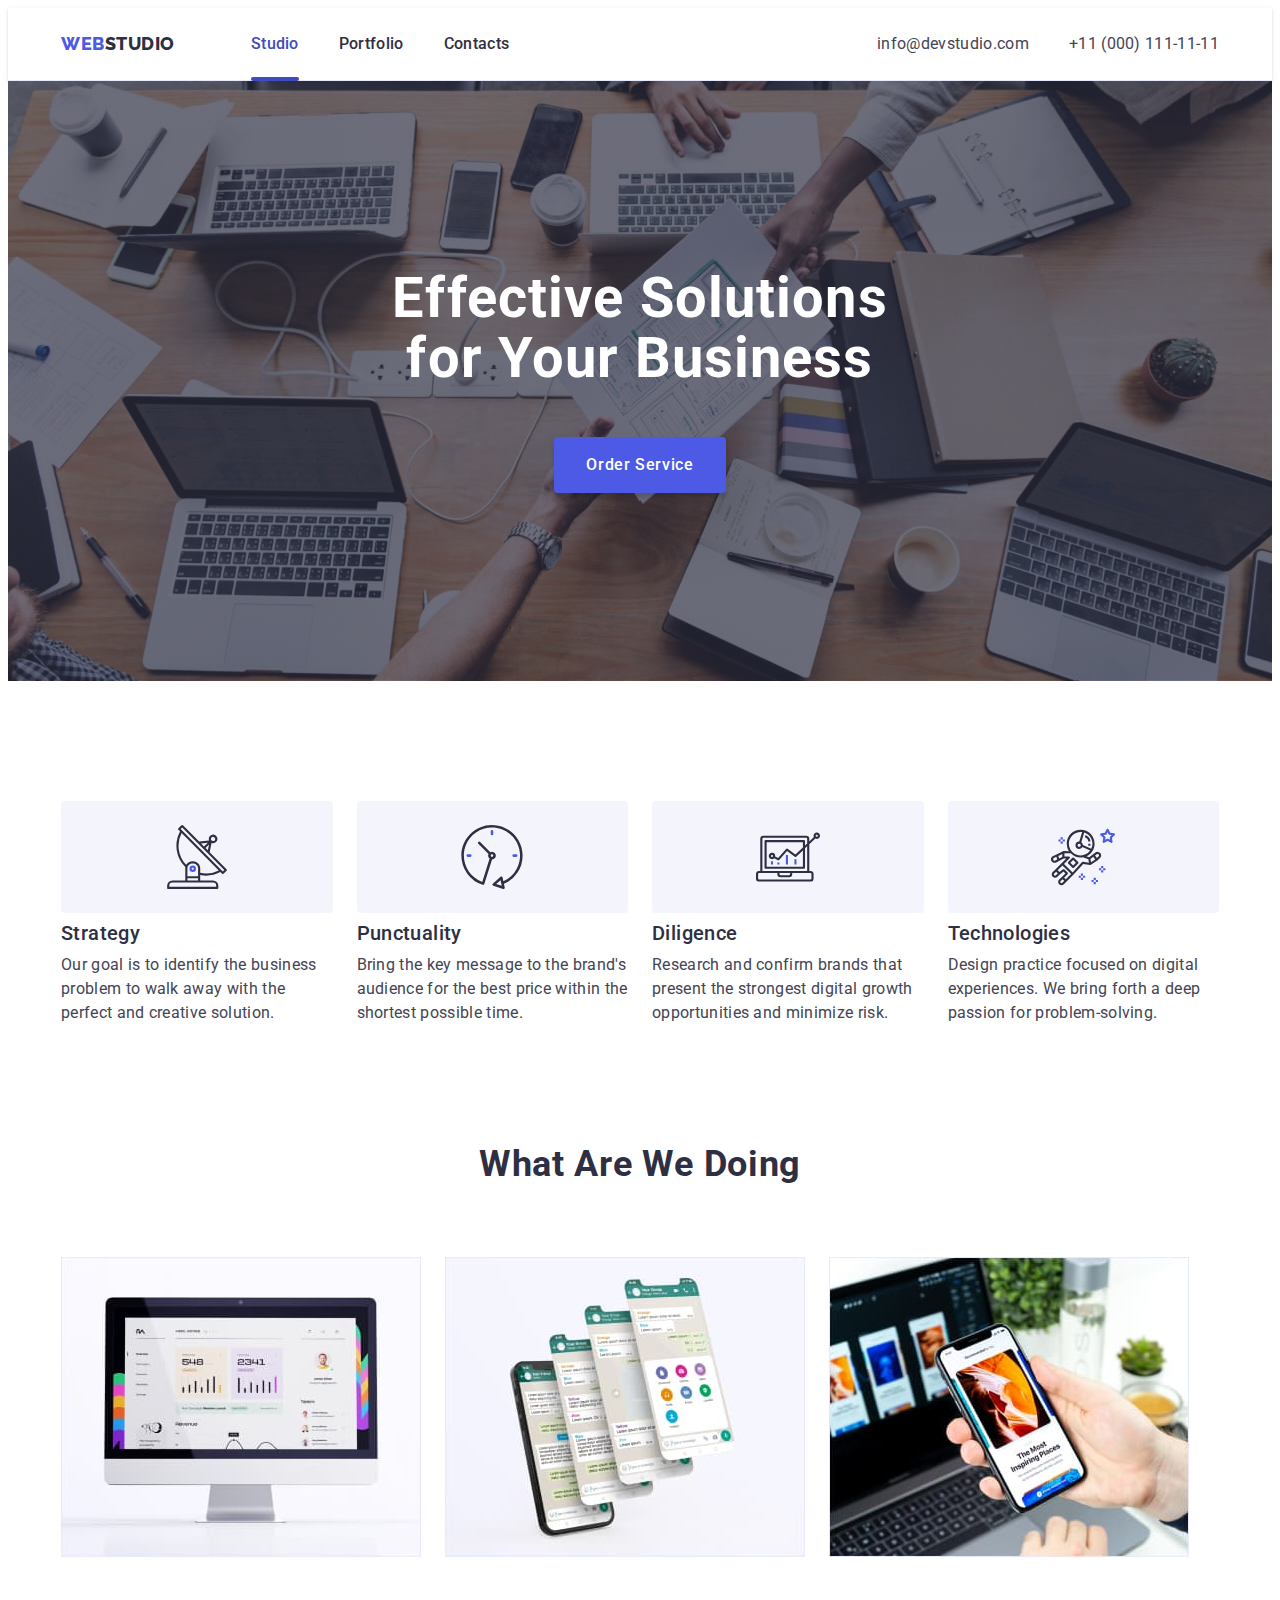
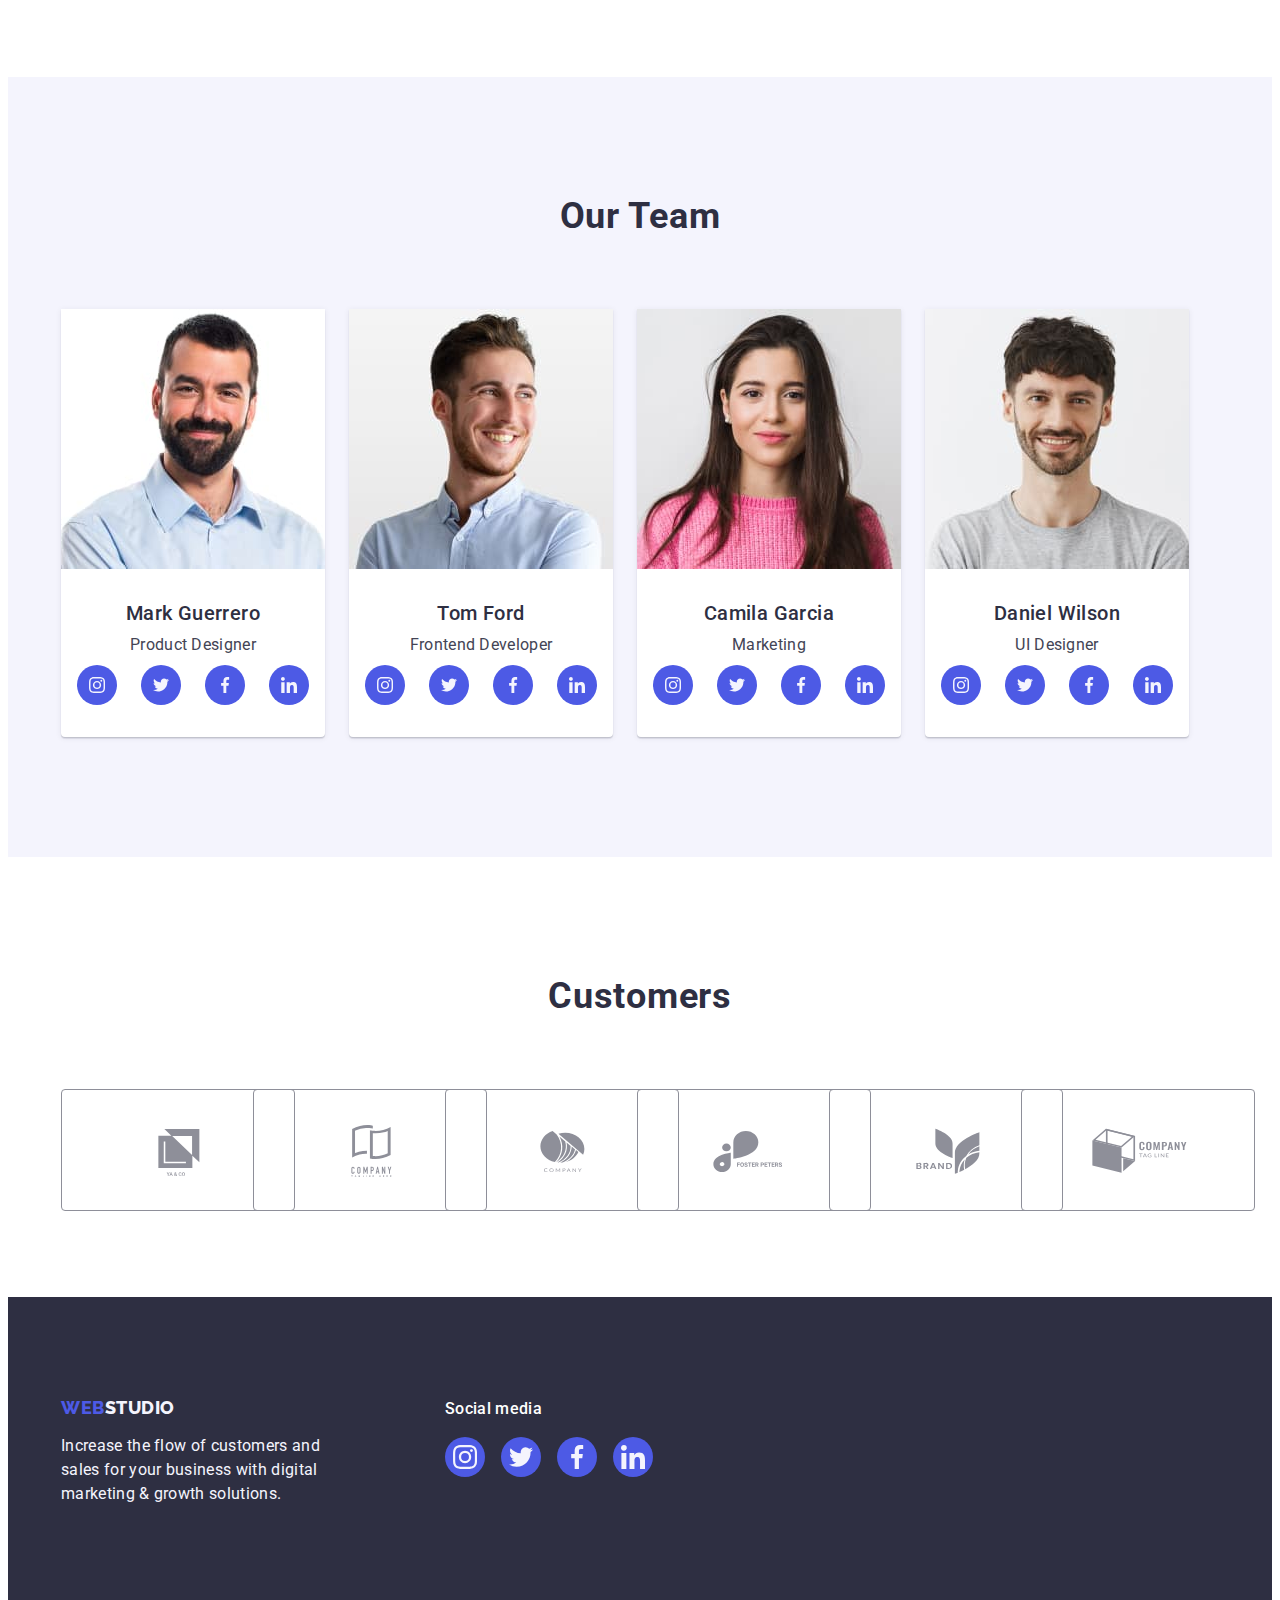
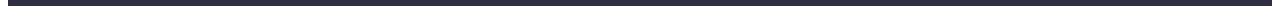
<file: index.html>
<!DOCTYPE html>
<html lang="en">
  <head>
    <meta charset="UTF-8" />
    <meta http-equiv="X-UA-Compatible" content="IE=edge" />
    <meta name="viewport" content="width=device-width, initial-scale=1.0" />
    <title>WebStudio</title>
    <link rel="preconnect" href="https://fonts.googleapis.com" />
    <link rel="preconnect" href="https://fonts.gstatic.com" crossorigin />
    <link
      href="https://fonts.googleapis.com/css2?family=Raleway:wght@800&family=Roboto:wght@400;500;700;900&display=swap"
      rel="stylesheet"
    />
    <link
      rel="stylesheet"
      href="https://cdnjs.cloudflare.com/ajax/libs/modern-normalize/2.0.0/modern-normalize.min.css"
      integrity="sha512-4xo8blKMVCiXpTaLzQSLSw3KFOVPWhm/TRtuPVc4WG6kUgjH6J03IBuG7JZPkcWMxJ5huwaBpOpnwYElP/m6wg=="
      crossorigin="anonymous"
      referrerpolicy="no-referrer"
    />
    <link rel="stylesheet" href="./css/styles.css" />
  </head>

  <body>
    <header class="header">
      <div class="container header-container">
        <nav class="header-nav">
          <a class="logo link" href="./index.html"
            >Web<span class="logo-header">Studio</span></a
          >
          <ul class="header-nav-list list">
            <li class="header-nav-item">
              <a class="header-nav-link link current" href="./index.html"
                >Studio</a
              >
            </li>
            <li class="header-nav-item">
              <a class="header-nav-link link" href="./portfolio.html"
                >Portfolio</a
              >
            </li>
            <li class="header-nav-item">
              <a class="header-nav-link link" href="">Contacts</a>
            </li>
          </ul>
        </nav>
        <address class="header-add">
          <ul class="header-add-list list">
            <li class="header-add-item">
              <a class="header-add-link link" href="mailto:info@devstudio.com"
                >info@devstudio.com</a
              >
            </li>
            <li class="header-add-item">
              <a class="header-add-link link" href="tel:+110001111111"
                >+11 (000) 111-11-11</a
              >
            </li>
          </ul>
        </address>
      </div>
    </header>

    <main>
      <section class="hero">
        <div class="container hero-container">
          <h1 class="hero-title">Effective Solutions for Your Business</h1>
          <button class="hero-btn" type="button" data-modal-open>
            Order Service
          </button>
        </div>
      </section>

      <section class="advantages">
        <div class="container advantages-container">
          <h2 class="advantages-title visually-hidden">Second section</h2>
          <ul class="advantages-list list">
            <li class="advantages-item">
              <div class="advantages-svg-block">
                <svg class="advantages-svg-icon" width="64" height="64">
                  <use href="./images/icons.svg#icon-antenna-1"></use>
                </svg>
              </div>
              <h3 class="advantages-item-title">Strategy</h3>
              <p class="advantages-item-text">
                Our goal is to identify the business problem to walk away with
                the perfect and creative solution.
              </p>
            </li>
            <li class="advantages-item">
              <div class="advantages-svg-block">
                <svg class="advantages-svg-icon" width="64" height="64">
                  <use href="./images/icons.svg#icon-clock-1"></use>
                </svg>
              </div>
              <h3 class="advantages-item-title">Punctuality</h3>
              <p class="advantages-item-text">
                Bring the key message to the brand's audience for the best price
                within the shortest possible time.
              </p>
            </li>
            <li class="advantages-item">
              <div class="advantages-svg-block">
                <svg class="advantages-svg-icon" width="64" height="64">
                  <use href="./images/icons.svg#icon-diagram-1"></use>
                </svg>
              </div>
              <h3 class="advantages-item-title">Diligence</h3>
              <p class="advantages-item-text">
                Research and confirm brands that present the strongest digital
                growth opportunities and minimize risk.
              </p>
            </li>
            <li class="advantages-item">
              <div class="advantages-svg-block">
                <svg class="advantages-svg-icon" width="64" height="64">
                  <use href="./images/icons.svg#icon-astronaut-1"></use>
                </svg>
              </div>
              <h3 class="advantages-item-title">Technologies</h3>
              <p class="advantages-item-text">
                Design practice focused on digital experiences. We bring forth a
                deep passion for problem-solving.
              </p>
            </li>
          </ul>
        </div>
      </section>

      <section class="picture">
        <div class="container">
          <h2 class="picture-title">What are we doing</h2>
          <ul class="picture-list list">
            <li class="picture-item">
              <img
                class="picture-img"
                src="./images/img-1.jpg"
                alt="desktop"
                width="360"
                height="300"
              />
            </li>
            <li class="picture-item">
              <img
                class="picture-img"
                src="./images/img-2.jpg"
                alt="mobile apps"
                width="360"
                height="300"
              />
            </li>
            <li class="picture-item">
              <img
                class="picture-img"
                src="./images/img-3.jpg"
                alt="mobile"
                width="360"
                height="300"
              />
            </li>
          </ul>
        </div>
      </section>

      <section class="team">
        <div class="container">
          <h2 class="team-title">Our Team</h2>
          <ul class="team-list list">
            <li class="team-item">
              <img
                class="team-img"
                src="./images/foto-1.jpg"
                alt="foto Mark Guerrero"
                width="264"
                height="260"
              />
              <div class="team-info">
                <h3 class="team-name">Mark Guerrero</h3>
                <p class="team-prof">Product Designer</p>
                <ul class="list social-list">
                  <li class="social-item">
                    <a class="link social-link" href="#">
                      <svg class="social-svg" width="16" height="16">
                        <use href="./images/icons.svg#icon-instagram-2"></use>
                      </svg>
                    </a>
                  </li>
                  <li class="social-item">
                    <a class="link social-link" href="#">
                      <svg class="social-svg" width="16" height="16">
                        <use href="./images/icons.svg#icon-twitter-1"></use>
                      </svg>
                    </a>
                  </li>
                  <li class="social-item">
                    <a class="link social-link" href="#">
                      <svg class="social-svg" width="16" height="16">
                        <use href="./images/icons.svg#icon-facebook-1"></use>
                      </svg>
                    </a>
                  </li>
                  <li class="social-item">
                    <a class="link social-link" href="#">
                      <svg class="social-svg" width="16" height="16">
                        <use href="./images/icons.svg#icon-linkedin-1"></use>
                      </svg>
                    </a>
                  </li>
                </ul>
              </div>
            </li>
            <li class="team-item">
              <img
                class="team-img"
                src="./images/foto-2.jpg"
                alt="foto Tom Ford"
                width="264"
                height="260"
              />
              <div class="team-info">
                <h3 class="team-name">Tom Ford</h3>
                <p class="team-prof">Frontend Developer</p>
                <ul class="list social-list">
                  <li class="social-item">
                    <a class="link social-link" href="#">
                      <svg class="social-svg" width="16" height="16">
                        <use href="./images/icons.svg#icon-instagram-2"></use>
                      </svg>
                    </a>
                  </li>
                  <li class="social-item">
                    <a class="link social-link" href="#">
                      <svg class="social-svg" width="16" height="16">
                        <use href="./images/icons.svg#icon-twitter-1"></use>
                      </svg>
                    </a>
                  </li>
                  <li class="social-item">
                    <a class="link social-link" href="#">
                      <svg class="social-svg" width="16" height="16">
                        <use href="./images/icons.svg#icon-facebook-1"></use>
                      </svg>
                    </a>
                  </li>
                  <li class="social-item">
                    <a class="link social-link" href="#">
                      <svg class="social-svg" width="16" height="16">
                        <use href="./images/icons.svg#icon-linkedin-1"></use>
                      </svg>
                    </a>
                  </li>
                </ul>
              </div>
            </li>
            <li class="team-item">
              <img
                class="team-img"
                src="./images/foto-3.jpg"
                alt="foto Camila Garcia"
                width="264"
                height="260"
              />
              <div class="team-info">
                <h3 class="team-name">Camila Garcia</h3>
                <p class="team-prof">Marketing</p>
                <ul class="list social-list">
                  <li class="social-item">
                    <a class="link social-link" href="#">
                      <svg class="social-svg" width="16" height="16">
                        <use href="./images/icons.svg#icon-instagram-2"></use>
                      </svg>
                    </a>
                  </li>
                  <li class="social-item">
                    <a class="link social-link" href="#">
                      <svg class="social-svg" width="16" height="16">
                        <use href="./images/icons.svg#icon-twitter-1"></use>
                      </svg>
                    </a>
                  </li>
                  <li class="social-item">
                    <a class="link social-link" href="#">
                      <svg class="social-svg" width="16" height="16">
                        <use href="./images/icons.svg#icon-facebook-1"></use>
                      </svg>
                    </a>
                  </li>
                  <li class="social-item">
                    <a class="link social-link" href="#">
                      <svg class="social-svg" width="16" height="16">
                        <use href="./images/icons.svg#icon-linkedin-1"></use>
                      </svg>
                    </a>
                  </li>
                </ul>
              </div>
            </li>
            <li class="team-item">
              <img
                class="team-img"
                src="./images/foto-4.jpg"
                alt="foto Daniel Wilson"
                width="264"
                height="260"
              />
              <div class="team-info">
                <h3 class="team-name">Daniel Wilson</h3>
                <p class="team-prof">UI Designer</p>
                <ul class="list social-list">
                  <li class="social-item">
                    <a class="link social-link" href="#">
                      <svg class="social-svg" width="16" height="16">
                        <use href="./images/icons.svg#icon-instagram-2"></use>
                      </svg>
                    </a>
                  </li>
                  <li class="social-item">
                    <a class="link social-link" href="#">
                      <svg class="social-svg" width="16" height="16">
                        <use href="./images/icons.svg#icon-twitter-1"></use>
                      </svg>
                    </a>
                  </li>
                  <li class="social-item">
                    <a class="link social-link" href="#">
                      <svg class="social-svg" width="16" height="16">
                        <use href="./images/icons.svg#icon-facebook-1"></use>
                      </svg>
                    </a>
                  </li>
                  <li class="social-item">
                    <a class="link social-link" href="#">
                      <svg class="social-svg" width="16" height="16">
                        <use href="./images/icons.svg#icon-linkedin-1"></use>
                      </svg>
                    </a>
                  </li>
                </ul>
              </div>
            </li>
          </ul>
        </div>
      </section>
      <section class="customers">
        <div class="container">
          <h2 class="customers-title">Customers</h2>
          <ul class="list customers-list">
            <li class="customers-item">
              <a class="link customers-link" href="#">
                <svg class="customers-svg" width="104" height="56">
                  <use href="./images/icons.svg#icon-Logo-1"></use>
                </svg>
              </a>
            </li>
            <li class="customers-item">
              <a class="link customers-link" href="#">
                <svg class="customers-svg" width="104" height="56">
                  <use href="./images/icons.svg#icon-Logo-2"></use>
                </svg>
              </a>
            </li>
            <li class="customers-item">
              <a class="link customers-link" href="#">
                <svg class="customers-svg" width="104" height="56">
                  <use href="./images/icons.svg#icon-Logo-3"></use>
                </svg>
              </a>
            </li>
            <li class="customers-item">
              <a class="link customers-link" href="#">
                <svg class="customers-svg" width="104" height="56">
                  <use href="./images/icons.svg#icon-Logo-4"></use>
                </svg>
              </a>
            </li>
            <li class="customers-item">
              <a class="link customers-link" href="#">
                <svg class="customers-svg" width="104" height="56">
                  <use href="./images/icons.svg#icon-Logo-5"></use>
                </svg>
              </a>
            </li>
            <li class="customers-item">
              <a class="link customers-link" href="#">
                <svg class="customers-svg" width="104" height="56">
                  <use href="./images/icons.svg#icon-Logo-6"></use>
                </svg>
              </a>
            </li>
          </ul>
        </div>
      </section>
    </main>

    <footer class="footer">
      <div class="container footer-container">
        <div class="footer-box">
          <a class="logo link" href="./index.html"
            >Web<span class="logo-footer">Studio</span></a
          >
          <p class="footer-text">
            Increase the flow of customers and sales for your business with
            digital marketing & growth solutions.
          </p>
        </div>
        <div class="footer-social-box">
          <p class="footer-social-title">Social media</p>
          <ul class="list footer-social-list">
            <li class="footer-social-item">
              <a class="link footer-social-link" href="#">
                <svg class="footer-social-svg" width="24" height="24">
                  <use href="./images/icons.svg#icon-instagram-2"></use>
                </svg>
              </a>
            </li>
            <li class="footer-social-item">
              <a class="link footer-social-link" href="#">
                <svg class="footer-social-svg" width="24" height="24">
                  <use href="./images/icons.svg#icon-twitter-1"></use>
                </svg>
              </a>
            </li>
            <li class="footer-social-item">
              <a class="link footer-social-link" href="#">
                <svg class="footer-social-svg" width="24" height="24">
                  <use href="./images/icons.svg#icon-facebook-1"></use>
                </svg>
              </a>
            </li>
            <li class="footer-social-item">
              <a class="link footer-social-link" href="#">
                <svg class="footer-social-svg" width="24" height="24">
                  <use href="./images/icons.svg#icon-linkedin-1"></use>
                </svg>
              </a>
            </li>
          </ul>
        </div>
      </div>
    </footer>
    <div class="backdrop is-hidden" data-modal>
      <div class="modal">
        <button type="button" class="modal-btn" data-modal-close>
          <svg class="modal-close-svg" width="8" height="8">
            <use href="./images/icons.svg#icon-close"></use>
          </svg>
        </button>
      </div>
    </div>
    <script src="./js/modal.js"></script>
  </body>
</html>
</file>
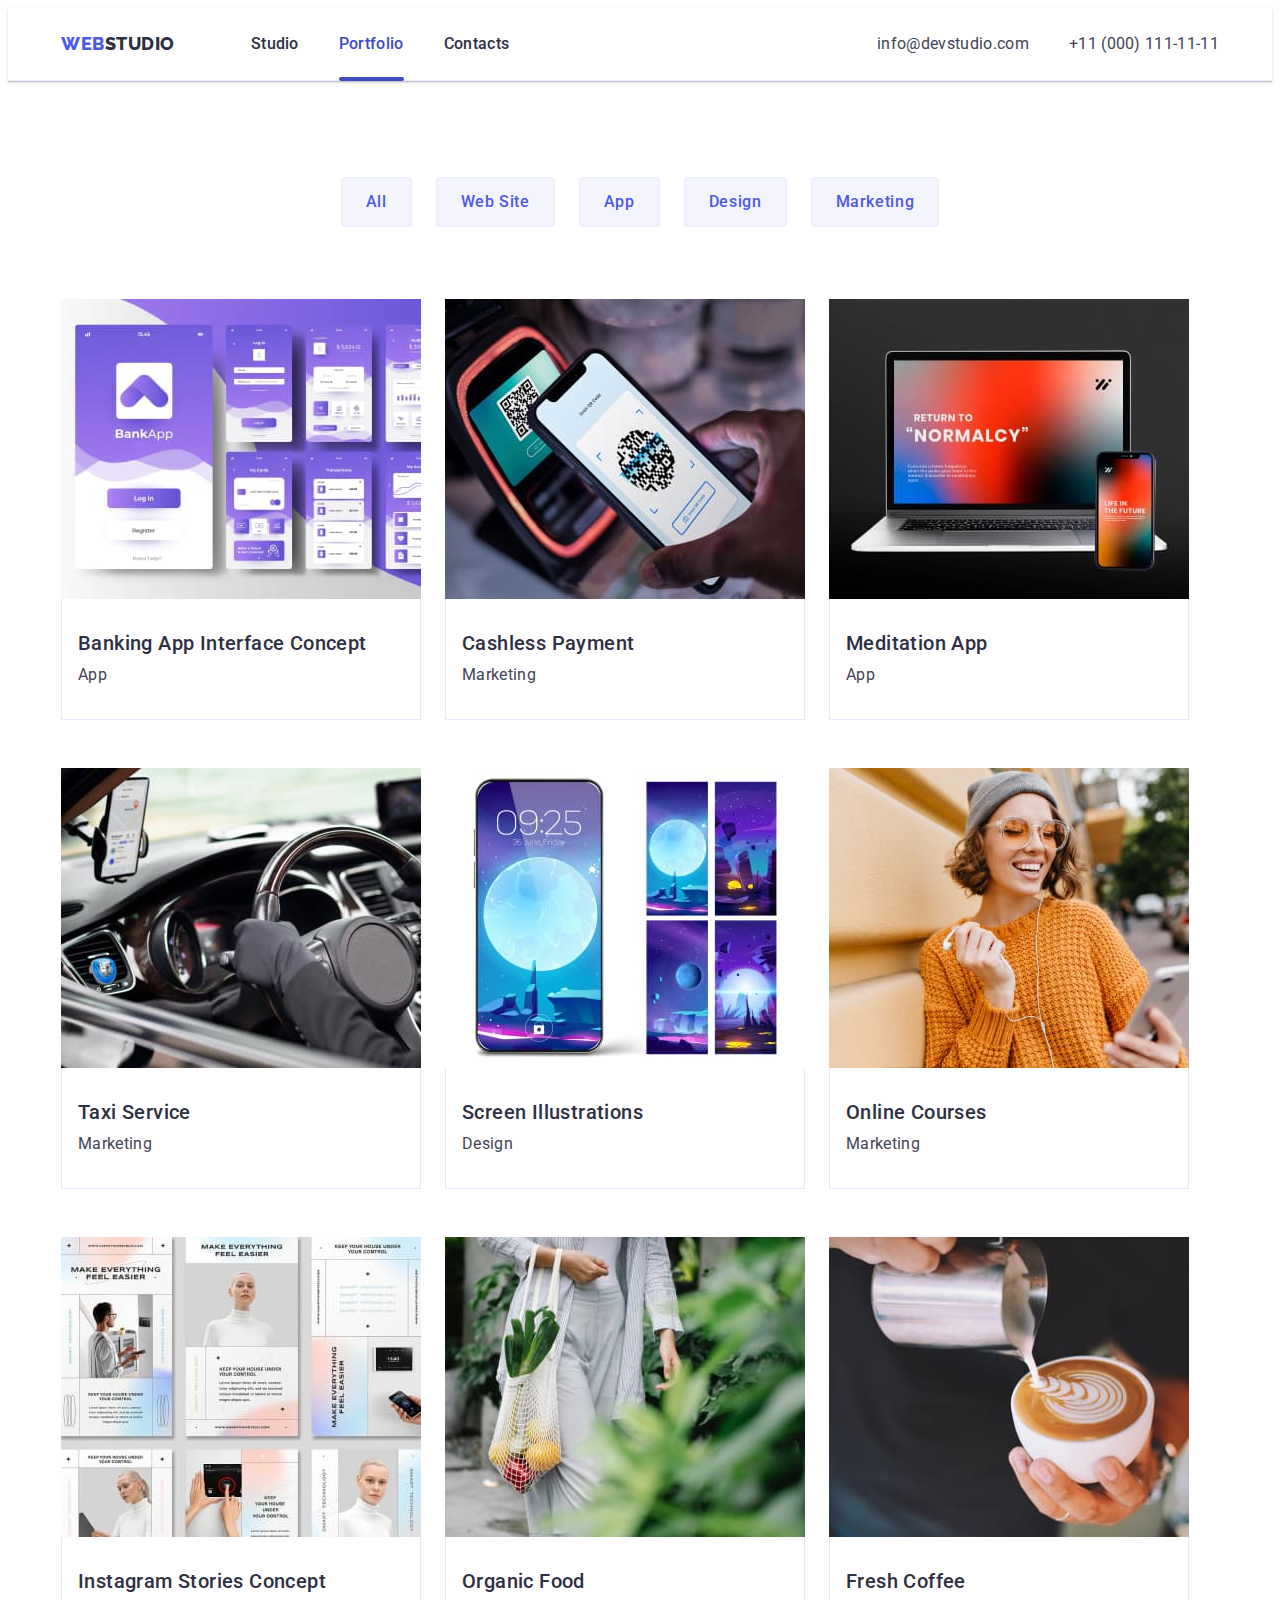
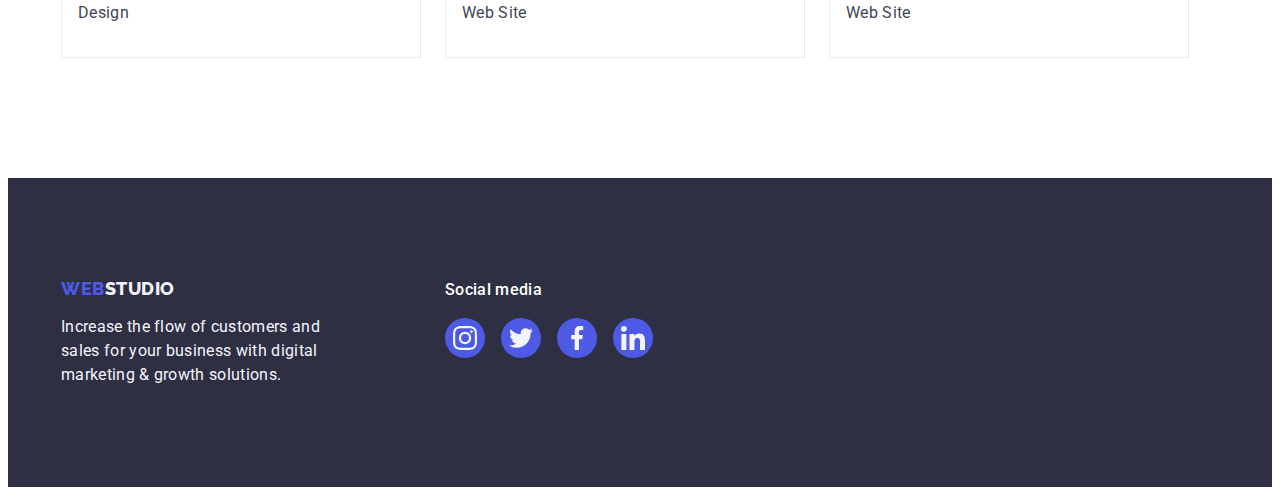
<file: portfolio.html>
<!DOCTYPE html>
<html lang="en">
  <head>
    <meta charset="UTF-8" />
    <meta http-equiv="X-UA-Compatible" content="IE=edge" />
    <meta name="viewport" content="width=device-width, initial-scale=1.0" />
    <title>Portfolio</title>
    <link rel="preconnect" href="https://fonts.googleapis.com" />
    <link rel="preconnect" href="https://fonts.gstatic.com" crossorigin />
    <link
      href="https://fonts.googleapis.com/css2?family=Raleway:wght@800&family=Roboto:wght@400;500;700;900&display=swap"
      rel="stylesheet"
    />
    <link
      rel="stylesheet"
      href="https://cdnjs.cloudflare.com/ajax/libs/modern-normalize/2.0.0/modern-normalize.min.css"
      integrity="sha512-4xo8blKMVCiXpTaLzQSLSw3KFOVPWhm/TRtuPVc4WG6kUgjH6J03IBuG7JZPkcWMxJ5huwaBpOpnwYElP/m6wg=="
      crossorigin="anonymous"
      referrerpolicy="no-referrer"
    />
    <link rel="stylesheet" href="./css/styles.css" />
  </head>

  <body>
    <header class="header">
      <div class="container header-container">
        <nav class="header-nav">
          <a class="logo link" href="./index.html"
            >Web<span class="logo-header">Studio</span></a
          >
          <ul class="header-nav-list list">
            <li class="header-nav-item">
              <a class="header-nav-link link" href="./index.html">Studio</a>
            </li>
            <li class="header-nav-item">
              <a class="header-nav-link link current" href="./portfolio.html"
                >Portfolio</a
              >
            </li>
            <li class="header-nav-item">
              <a class="header-nav-link link" href="">Contacts</a>
            </li>
          </ul>
        </nav>
        <address class="header-add">
          <ul class="header-add-list list">
            <li class="header-add-item">
              <a class="header-add-link link" href="mailto:info@devstudio.com"
                >info@devstudio.com</a
              >
            </li>
            <li class="header-add-item">
              <a class="header-add-link link" href="tel:+110001111111"
                >+11 (000) 111-11-11</a
              >
            </li>
          </ul>
        </address>
      </div>
    </header>

    <main>
      <section class="product">
        <div class="container app-container">
          <h1 class="visually-hidden">Product of company</h1>
          <ul class="filter-list list">
            <li class="filter-item">
              <button class="filter-btn" type="button">All</button>
            </li>
            <li class="filter-item">
              <button class="filter-btn" type="button">Web Site</button>
            </li>
            <li class="filter-item">
              <button class="filter-btn" type="button">App</button>
            </li>
            <li class="filter-item">
              <button class="filter-btn" type="button">Design</button>
            </li>
            <li class="filter-item">
              <button class="filter-btn" type="button">Marketing</button>
            </li>
          </ul>

          <ul class="product-list list">
            <li class="product-item">
              <a class="link product-link" href="">
                <div class="product-overlay-box">
                  <img
                    class="product-img"
                    src="./images/card-1.jpg"
                    alt="Exemple of banking app"
                    width="360"
                    height="300"
                  />
                  <p class="product-overlay-text">
                    14 Stylish and User-Friendly App Design Concepts · Task
                    Manager App · Calorie Tracker App · Exotic Fruit Ecommerce
                    App · Cloud Storage App
                  </p>
                </div>
                <div class="product-content">
                  <h2 class="product-title">Banking App Interface Concept</h2>
                  <p class="product-text">App</p>
                </div>
              </a>
            </li>
            <li class="product-item">
              <a class="link product-link" href="">
                <div class="product-overlay-box">
                  <img
                    class="product-img"
                    src="./images/card-2.jpg"
                    alt="exemple of cashless Payment"
                    width="360"
                    height="300"
                  />
                  <p class="product-overlay-text">
                    14 Stylish and User-Friendly App Design Concepts · Task
                    Manager App · Calorie Tracker App · Exotic Fruit Ecommerce
                    App · Cloud Storage App
                  </p>
                </div>
                <div class="product-content">
                  <h2 class="product-title">Cashless Payment</h2>
                  <p class="product-text">Marketing</p>
                </div>
              </a>
            </li>
            <li class="product-item">
              <a class="link product-link" href="">
                <div class="product-overlay-box">
                  <img
                    class="product-img"
                    src="./images/card-3.jpg"
                    alt="desktop and mobile with meditation app"
                    width="360"
                    height="300"
                  />
                  <p class="product-overlay-text">
                    14 Stylish and User-Friendly App Design Concepts · Task
                    Manager App · Calorie Tracker App · Exotic Fruit Ecommerce
                    App · Cloud Storage App
                  </p>
                </div>
                <div class="product-content">
                  <h2 class="product-title">Meditation App</h2>
                  <p class="product-text">App</p>
                </div>
              </a>
            </li>
            <li class="product-item">
              <a class="link product-link" href="">
                <div class="product-overlay-box">
                  <img
                    class="product-img"
                    src="./images/card-4.jpg"
                    alt="Taxi driver with app taxi service on the phone"
                    width="360"
                    height="300"
                  />
                  <p class="product-overlay-text">
                    14 Stylish and User-Friendly App Design Concepts · Task
                    Manager App · Calorie Tracker App · Exotic Fruit Ecommerce
                    App · Cloud Storage App
                  </p>
                </div>
                <div class="product-content">
                  <h2 class="product-title">Taxi Service</h2>
                  <p class="product-text">Marketing</p>
                </div>
              </a>
            </li>
            <li class="product-item">
              <a class="link product-link" href="">
                <div class="product-overlay-box">
                  <img
                    class="product-img"
                    src="./images/card-5.jpg"
                    alt="Screen Illustrations exemple picture"
                    width="360"
                    height="300"
                  />
                  <p class="product-overlay-text">
                    14 Stylish and User-Friendly App Design Concepts · Task
                    Manager App · Calorie Tracker App · Exotic Fruit Ecommerce
                    App · Cloud Storage App
                  </p>
                </div>
                <div class="product-content">
                  <h2 class="product-title">Screen Illustrations</h2>
                  <p class="product-text">Design</p>
                </div>
              </a>
            </li>
            <li class="product-item">
              <a class="link product-link" href="">
                <div class="product-overlay-box">
                  <img
                    class="product-img"
                    src="./images/card-6.jpg"
                    alt="Happt girl with a phone"
                    width="360"
                    height="300"
                  />
                  <p class="product-overlay-text">
                    14 Stylish and User-Friendly App Design Concepts · Task
                    Manager App · Calorie Tracker App · Exotic Fruit Ecommerce
                    App · Cloud Storage App
                  </p>
                </div>
                <div class="product-content">
                  <h2 class="product-title">Online Courses</h2>
                  <p class="product-text">Marketing</p>
                </div>
              </a>
            </li>
            <li class="product-item">
              <a class="link product-link" href="">
                <div class="product-overlay-box">
                  <img
                    class="product-img"
                    src="./images/card-7.jpg"
                    alt="Instagram Stories Concept"
                    width="360"
                    height="300"
                  />
                  <p class="product-overlay-text">
                    14 Stylish and User-Friendly App Design Concepts · Task
                    Manager App · Calorie Tracker App · Exotic Fruit Ecommerce
                    App · Cloud Storage App
                  </p>
                </div>
                <div class="product-content">
                  <h2 class="product-title">Instagram Stories Concept</h2>
                  <p class="product-text">Design</p>
                </div>
              </a>
            </li>
            <li class="product-item">
              <a class="link product-link" href="">
                <div class="product-overlay-box">
                  <img
                    class="product-img"
                    src="./images/card-8.jpg"
                    alt="Bag with vegetables"
                    width="360"
                    height="300"
                  />
                  <p class="product-overlay-text">
                    14 Stylish and User-Friendly App Design Concepts · Task
                    Manager App · Calorie Tracker App · Exotic Fruit Ecommerce
                    App · Cloud Storage App
                  </p>
                </div>
                <div class="product-content">
                  <h2 class="product-title">Organic Food</h2>
                  <p class="product-text">Web Site</p>
                </div>
              </a>
            </li>
            <li class="product-item">
              <a class="link product-link" href="">
                <div class="product-overlay-box">
                  <img
                    class="product-img"
                    src="./images/card-9.jpg"
                    alt="A man makes a cappuccino"
                    width="360"
                    height="300"
                  />
                  <p class="product-overlay-text">
                    14 Stylish and User-Friendly App Design Concepts · Task
                    Manager App · Calorie Tracker App · Exotic Fruit Ecommerce
                    App · Cloud Storage App
                  </p>
                </div>
                <div class="product-content">
                  <h2 class="product-title">Fresh Coffee</h2>
                  <p class="product-text">Web Site</p>
                </div>
              </a>
            </li>
          </ul>
        </div>
      </section>
    </main>

    <footer class="footer">
      <div class="container footer-container">
        <div class="footer-box">
          <a class="logo link" href="./index.html"
            >Web<span class="logo-footer">Studio</span></a
          >
          <p class="footer-text">
            Increase the flow of customers and sales for your business with
            digital marketing & growth solutions.
          </p>
        </div>
        <div class="footer-social-box">
          <p class="footer-social-title">Social media</p>
          <ul class="list footer-social-list">
            <li class="footer-social-item">
              <a class="link footer-social-link" href="#">
                <svg class="footer-social-svg" width="24" height="24">
                  <use href="./images/icons.svg#icon-instagram-2"></use>
                </svg>
              </a>
            </li>
            <li class="footer-social-item">
              <a class="link footer-social-link" href="#">
                <svg class="footer-social-svg" width="24" height="24">
                  <use href="./images/icons.svg#icon-twitter-1"></use>
                </svg>
              </a>
            </li>
            <li class="footer-social-item">
              <a class="link footer-social-link" href="#">
                <svg class="footer-social-svg" width="24" height="24">
                  <use href="./images/icons.svg#icon-facebook-1"></use>
                </svg>
              </a>
            </li>
            <li class="footer-social-item">
              <a class="link footer-social-link" href="#">
                <svg class="footer-social-svg" width="24" height="24">
                  <use href="./images/icons.svg#icon-linkedin-1"></use>
                </svg>
              </a>
            </li>
          </ul>
        </div>
      </div>
    </footer>
  </body>
</html>
</file>
<file: css/styles.css>
:root {
    --main-color: #2E2F42;
    --main-text-color: #434455;
    --primery-color: #4D5AE5;
    --active-color: #404BBF;
    --border-color: #E7E9FC;
    --light-bg-color: #F4F4FD;
    --white-color: #FFFFFF;


}

body {
    font-family: "Roboto",
        sans-serif;
    color: var(--main-text-color);
    background-color: var(--white-color);
}

h1,
h2,
h3,
h4,
h5,
h6,
p {
    margin: 0;
}

img {
    display: block;
}

.link {
    text-decoration: none;
    transition: color 250ms cubic-bezier(0.4, 0, 0.2, 1);
}

.link:hover,
.link:focus {
    color: var(--active-color);
}

.list {
    list-style: none;
    padding-left: 0;
    margin: 0;
}

.container {
    width: 100%;
    max-width: 1158px;
    padding-left: 15px;
    padding-right: 15px;
    margin: 0 auto;
}

.visually-hidden {
    position: absolute;
    width: 1px;
    height: 1px;
    margin: -1px;
    border: 0;
    padding: 0;

    white-space: nowrap;
    clip-path: inset(100%);
    clip: rect(0 0 0 0);
    overflow: hidden;
}

/** HEADER**/

.header {
    border-bottom: 1px solid var(--border-color);
    padding: 0 15px;
    box-shadow: 0px 2px 1px rgba(46, 47, 66, 0.08), 0px 1px 1px rgba(46, 47, 66, 0.16), 0px 1px 6px rgba(46, 47, 66, 0.08);
}

.header-container {
    display: flex;
    justify-content: space-between;
    align-items: center;

}

.header-nav {
    display: flex;
    align-items: center;

}

.logo {
    font-family: 'Raleway', sans-serif;
    font-weight: 800;
    font-size: 18px;
    line-height: 1.17;
    letter-spacing: 0.03em;
    color: var(--primery-color);
    text-transform: uppercase;
    margin-right: 76px;
}

.logo-header {
    color: var(--main-color);
}

.header-nav-list {
    display: flex;
    gap: 40px;
}

.header-nav-item {}


.header-nav-link {
    display: block;
    font-weight: 500;
    font-size: 16px;
    line-height: 1.5;
    letter-spacing: 0.02em;
    color: var(--main-color);
    padding: 24px 0;
    transition: color 250ms cubic-bezier(0.4, 0, 0.2, 1);
}

.header-add {
    font-style: normal;

}

.header-add-list {
    display: flex;
    gap: 40px;
}

.header-add-item {}

.header-add-link {
    font-size: 16px;
    line-height: 1.5;
    letter-spacing: 0.02em;
    color: var(--main-text-color);
    transition: color 250ms cubic-bezier(0.4, 0, 0.2, 1);
}

.header-nav-link:active,
.header-add-link:active,
.header-nav-link:hover,
.header-add-link:hover,
.header-add-link:focus,
.header-nav-link:focus {
    color: var(--active-color);
}

.current {
    position: relative;
    color: var(--active-color);
}

.current::after {
    content: '';
    position: absolute;
    left: 0;
    bottom: -1px;
    width: 100%;
    height: 4px;
    border-radius: 2px;
    background-color: var(--active-color);
}

/**HERO**/

.hero {
    background-color: var(--main-color);
    padding-top: 188px;
    padding-bottom: 188px;
    background-image: linear-gradient(rgba(46, 47, 66, 0.7), rgba(46, 47, 66, 0.7)), url(../images/people-office.jpg);
    background-repeat: no-repeat;
    background-size: cover;
    max-width: 1440px;
    margin: 0 auto;
    background-position: center;
}

.hero-container {
    display: flex;
    flex-direction: column;
    align-items: center;


}

.hero-title {
    font-size: 56px;
    line-height: 1.07;
    letter-spacing: 0.02em;
    text-align: center;
    color: var(--white-color);
    max-width: 496px;
    margin-bottom: 48px;
}

.hero-btn {
    font-family: inherit;
    min-width: 169px;
    height: 56px;
    font-weight: 500;
    font-size: 16px;
    line-height: 1.5;
    letter-spacing: 0.04em;
    color: var(--white-color);
    background-color: var(--primery-color);
    cursor: pointer;
    padding: 16px 32px;
    border: none;
    border-radius: 4px;
    box-shadow: 0px 4px 4px rgba(0, 0, 0, 0.15);
    transition: background-color 250ms cubic-bezier(0.4, 0, 0.2, 1);
}

.hero-btn:hover,
.hero-btn:focus {
    background-color: var(--active-color);
}

/**ADVANTAGES**/

.advantages {
    padding: 120px 0;
}

.advantages-container {}

.advantages-title {}

.advantages-list {
    display: flex;
    gap: 24px;
}

.advantages-item {
    flex-basis: calc((100% - 3 * 24px) / 4);
}

.advantages-svg-block {
    display: flex;
    background-color: var(--light-bg-color);
    justify-content: center;
    align-items: center;
    padding: 24px 100px;
    margin-bottom: 8px;
    border-radius: 4px;
}

.advantages-svg-icon {}

.advantages-item-title {
    font-weight: 500;
    font-size: 20px;
    line-height: 1.2;
    letter-spacing: 0.02em;
    color: var(--main-color);
    margin-bottom: 8px;
}

.advantages-item-text {
    font-size: 16px;
    line-height: 1.5;
    letter-spacing: 0.02em;
    color: var(--main-text-color);
}

/**WHAT WE DO**/

.picture {
    padding-bottom: 120px;
}

.picture-title {
    text-align: center;
    font-size: 36px;
    line-height: 1.11;
    letter-spacing: 0.02em;
    text-transform: capitalize;
    color: var(--main-color);
    margin-bottom: 72px;
}

.picture-list {
    display: flex;
    gap: 24px;
}

.picture-item {}

.picture-img {}

/**TEAM**/

.team {
    background-color: var(--light-bg-color);
    padding-top: 120px;
    padding-bottom: 120px;
}

.team-title {
    text-align: center;
    font-size: 36px;
    line-height: 1.11;
    letter-spacing: 0.02em;
    text-transform: capitalize;
    color: var(--main-color);
    margin-bottom: 72px;

}

.team-list {
    display: flex;
    gap: 24px;
}

.team-item {
    display: flex;
    flex-direction: column;

    min-width: 264px;
    min-height: 388px;
    align-items: center;
    box-shadow: 0px 1px 6px rgba(46, 47, 66, 0.08), 0px 1px 1px rgba(46, 47, 66, 0.16), 0px 2px 1px rgba(46, 47, 66, 0.08);
    border-radius: 0px 0px 4px 4px;
    background-color: var(--white-color);
}

.team-img {}

.team-info {
    display: flex;
    flex-direction: column;
    padding: 32px 0px;
    align-items: center;
}

.team-name {
    font-weight: 500;
    font-size: 20px;
    line-height: 1.2;
    letter-spacing: 0.02em;
    color: var(--main-color);
    margin-bottom: 8px;
    text-align: center;
}

.team-prof {
    font-size: 16px;
    line-height: 1.5;
    letter-spacing: 0.02em;
    color: var(--main-text-color);
    text-align: center;
    margin-bottom: 8px;
}

.social-list {
    display: flex;
    gap: 24px;
    justify-content: center;
}

.social-item {
    width: 40px;
    height: 40px;

}

.social-link {
    width: 100%;
    height: 100%;
    display: flex;
    align-items: center;
    justify-content: center;
    background-color: var(--primery-color);
    border-radius: 50%;
    transition: background-color 250ms cubic-bezier(0.4, 0, 0.2, 1);

}

.social-link:hover,
.social-link:focus {
    background-color: var(--active-color);
}

.social-svg {
    /* width: 16px;
    height: 16px; */
    fill: var(--light-bg-color);
}

/* .social-link svg {
    width: 16px;
    height: 16px;
    fill: var(--light-bg-color);
}

*/
/**CUSTOMERS**/
.customers {
    padding-top: 120px;
    padding-bottom: 120px;
}

.customers-title {
    text-align: center;
    font-size: 36px;
    line-height: 1.11;
    letter-spacing: 0.02em;
    text-transform: capitalize;
    color: var(--main-color);
    margin-bottom: 72px;
}

.customers-list {
    display: flex;
    gap: 24px;
}

.customers-item {
    display: inline-block;
    height: 88px;
    width: 168px;
}

.customers-link {
    width: 100%;
    height: 100%;
    display: flex;
    align-items: center;
    justify-content: center;
    padding: 16px 32px;
    color: #8E8F99;
    border: 1px solid #8E8F99;
    border-radius: 4px;
    transition: color 250ms cubic-bezier(0.4, 0, 0.2, 1), border-color 250ms cubic-bezier(0.4, 0, 0.2, 1);
}

.customers-link:hover,
.customers-link:focus {
    border-color: var(--active-color);
}

.customers-link svg {
    /* width: 104px;
                                    height: 56px; */
    fill: currentColor;
}

/* .customers-svg {
    width: 100%;
    height: 100%;
    fill: currentColor;
}

*/
.customers-link:hover .customers-svg,
.customers-link:focus .customers-svg {
    fill: var(--active-color);
}

/**FOOTER**/

.footer {
    background-color: var(--main-color);
    padding: 100px 0;

}

.footer-container {
    display: flex;
    /* gap: 120px; */
    align-items: baseline;
}

.footer-box {
    margin-right: 120px;
}

.footer-box a {
    display: inline-block;
    margin-bottom: 16px;
}

.logo-footer {
    color: var(--light-bg-color);
}

.footer-text {

    font-size: 16px;
    line-height: 1.5;
    letter-spacing: 0.02em;
    color: var(--light-bg-color);
    max-width: 264px;
}

.footer-social-box {
    display: flex;
    flex-direction: column;

}

.footer-social-title {
    font-weight: 500;
    font-size: 16px;
    line-height: 1.5;
    letter-spacing: 0.02em;
    color: var(--white-color);
    margin-bottom: 16px;
    left: 0;
}

.footer-social-list {
    display: flex;
    gap: 16px;
}

.footer-social-item {

    width: 40px;
    height: 40px;
}

.footer-social-link {
    width: 100%;
    height: 100%;
    display: flex;
    align-items: center;
    justify-content: center;
    background-color: var(--primery-color);
    border-radius: 50%;
    transition: background-color 250ms cubic-bezier(0.4, 0, 0.2, 1);
}

.footer-social-link:hover,
.footer-social-link:focus {
    background-color: #31d0aa;
}

.footer-social-link svg {
    /* width: 24px;
                                        height: 24px; */
    fill: var(--light-bg-color);
}

/* .footer-social-svg {
    width: 24px;
    height: 24px;
    fill: var(--light-bg-color);
} */
/**---------PORTFOLIO-----------**/

/**PRODUCT**/

.filter-list {
    display: flex;
    justify-content: center;
    gap: 24px;
    margin-bottom: 72px;
}

.filter-item {}

.filter-btn {
    font-family: inherit;
    font-weight: 500;
    font-size: 16px;
    line-height: 1.5;
    letter-spacing: 0.04em;
    color: var(--primery-color);
    cursor: pointer;
    background-color: var(--light-bg-color);
    border: 1px solid var(--border-color);
    border-radius: 4px;
    padding: 12px 24px;
    transition: color 250ms cubic-bezier(0.4, 0, 0.2, 1),
        background-color 250ms cubic-bezier(0.4, 0, 0.2, 1),
        border-color 250ms cubic-bezier(0.4, 0, 0.2, 1),
        box-shadow 250ms cubic-bezier(0.4, 0, 0.2, 1);
}

.filter-btn:hover,
.filter-btn:focus {
    color: var(--white-color);
    background-color: var(--active-color);
    border-color: transparent;
    box-shadow: 0px 3px 1px rgba(0, 0, 0, 0.1), 0px 2px 1px rgba(0, 0, 0, 0.08), 0px 2px 2px rgba(0, 0, 0, 0.12);
}

.product {
    padding-top: 96px;
    padding-bottom: 120px;
}

.product-list {
    display: flex;
    flex-wrap: wrap;
    gap: 24px;
    row-gap: 48px;
}

.product-item {
    display: block;
    transition: box-shadow 250ms cubic-bezier(0.4, 0, 0.2, 1);
}

.product-item:hover {
    box-shadow: 0px 1px 6px rgba(46, 47, 66, 0.08), 0px 1px 1px rgba(46, 47, 66, 0.16), 0px 2px 1px rgba(46, 47, 66, 0.08);
}

.product-link {
    position: relative;
    display: block;
    transition: box-shadow 250ms cubic-bezier(0.4, 0, 0.2, 1);
}

.product-link:hover,
.product-link:focus {
    box-shadow: 0px 1px 6px rgba(46, 47, 66, 0.08), 0px 1px 1px rgba(46, 47, 66, 0.16), 0px 2px 1px rgba(46, 47, 66, 0.08);
}

.product-overlay-box {
    position: relative;
    overflow: hidden;
}

.product-img {}

.product-overlay-text {
    position: absolute;
    top: 0;
    font-size: 16px;
    line-height: 1.5;
    letter-spacing: 0.02em;
    color: var(--light-bg-color);
    background-color: var(--primery-color);
    padding: 40px 32px;
    width: 100%;
    height: 100%;
    transform: translateY(100%);
    transition: transform 250ms cubic-bezier(0.4, 0, 0.2, 1);
}

.product-link:hover .product-overlay-text,
.product-link:focus .product-overlay-text {
    transform: translateY(0%);
}

.product-content {
    padding: 32px 16px;
    border: 1px solid var(--border-color);
    border-top: none;
}

.product-title {
    font-weight: 500;
    font-size: 20px;
    line-height: 1.2;
    letter-spacing: 0.02em;
    color: var(--main-color);
    margin-bottom: 8px;
}

.product-text {
    font-size: 16px;
    line-height: 1.5;
    letter-spacing: 0.02em;
    color: var(--main-text-color);
}

/**MODAL**/

.backdrop {
    position: fixed;
    top: 0;
    z-index: 999;
    width: 100vw;
    height: 100vh;
    background-color: rgba(46, 47, 66, 0.4);
    transition: opacity 250ms cubic-bezier(0.4, 0, 0.2, 1), visibility 250ms cubic-bezier(0.4, 0, 0.2, 1);
}

.modal {
    position: absolute;
    top: 50%;
    left: 50%;
    transform: translate(-50%, -50%) rotate(0);
    transition: transform 250ms cubic-bezier(0.4, 0, 0.2, 1);
    width: 408px;
    min-height: 584px;
    background-color: #FCFCFC;
    box-shadow: 0px 1px 1px rgba(0, 0, 0, 0.14), 0px 1px 3px rgba(0, 0, 0, 0.12), 0px 2px 1px rgba(0, 0, 0, 0.2);
    border-radius: 4px;
}

.backdrop.is-hidden .modal {
    transform: translate(-50%, -50%) rotate(-360deg);
}

.modal-btn {
    position: absolute;
    display: flex;
    right: 24px;
    top: 24px;
    width: 24px;
    height: 24px;
    border: 1px solid rgba(0, 0, 0, 0.1);
    background-color: var(--border-color);
    border-radius: 50%;
    cursor: pointer;
    padding: 0;
    align-items: center;
    justify-content: center;
    transition: background-color 250ms cubic-bezier(0.4, 0, 0.2, 1), border 250ms cubic-bezier(0.4, 0, 0.2, 1);
}

.modal-btn:hover,
.modal-btn:focus {
    background-color: var(--active-color);
    border: none;
}

.modal-btn svg {
    /* width: 8px;
                                                    height: 8px; */
    fill: var(--main-color);
    transition: fill 250ms cubic-bezier(0.4, 0, 0.2, 1);
}

.modal-btn:hover svg,
.modal-btn:focus svg {
    fill: var(--white-color);
}

.is-hidden {
    visibility: hidden;
    opacity: 0;
    pointer-events: none;
}

/* .modal-close-svg {
    display: flex;
    width: 8px;
    height: 8px;
    fill: var(--main-color);

}
*/
</file>
